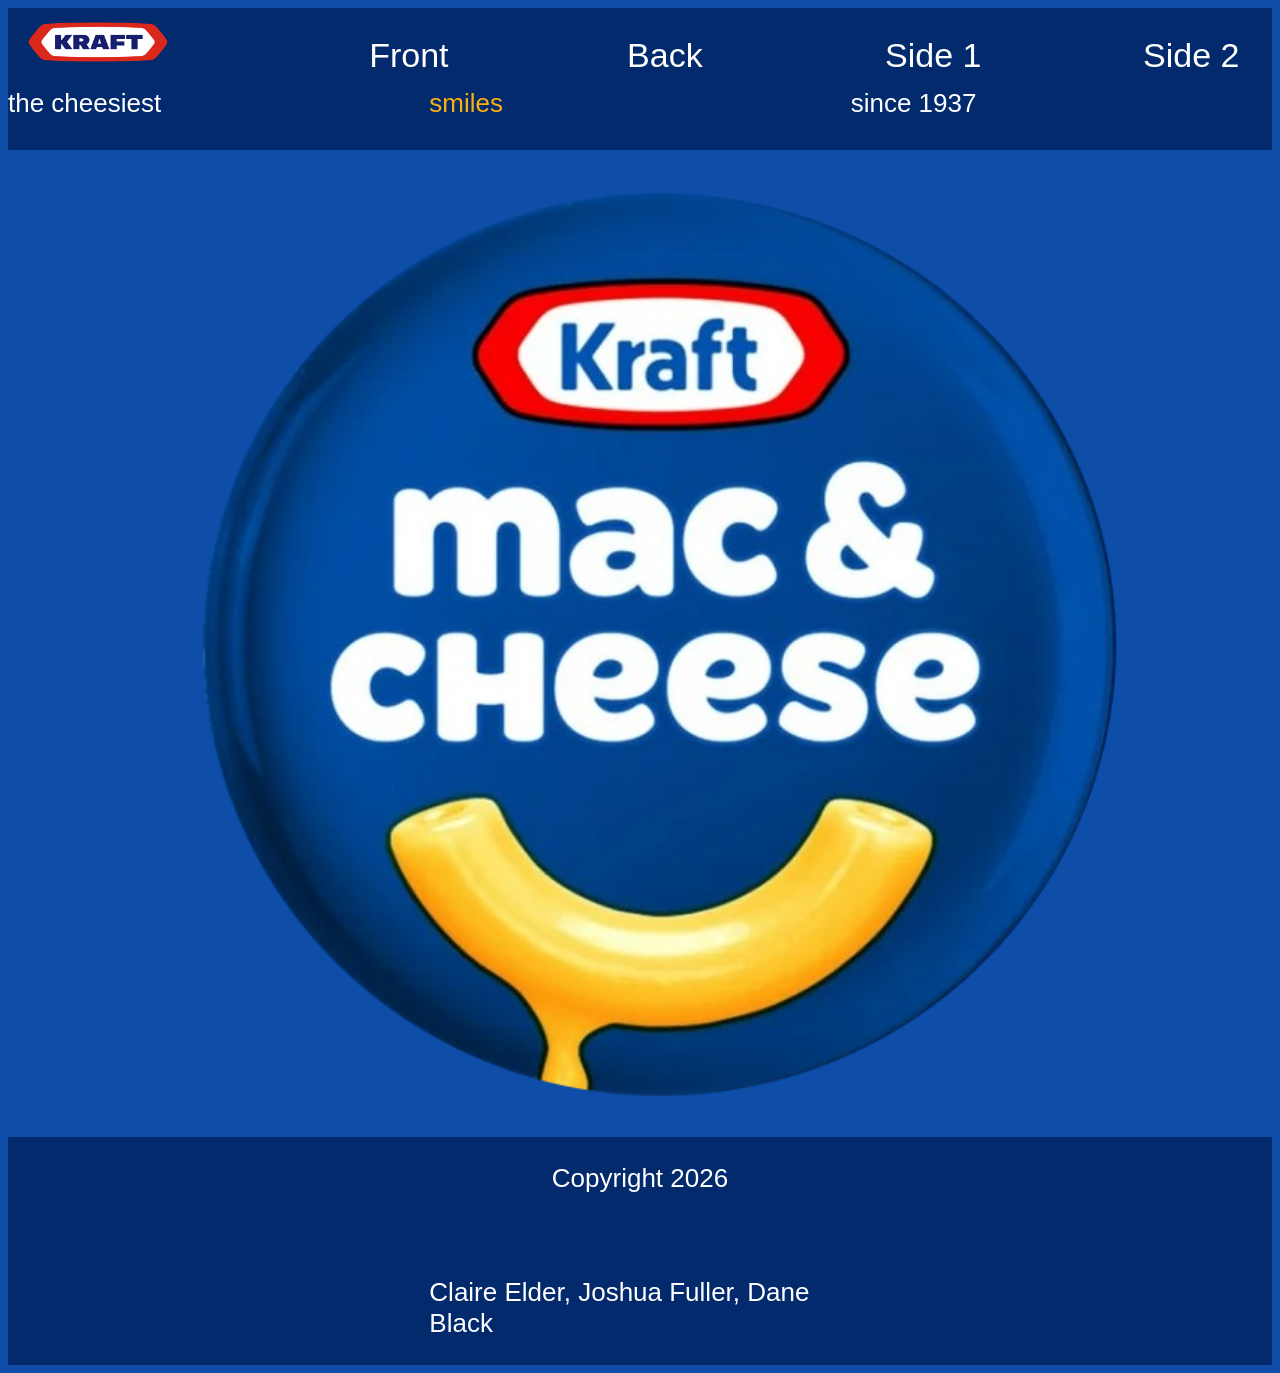
<file: docs/index.html>
<!--Main HTML-->
<!DOCTYPE html>
<html lang="en">
<head>
    <meta charset="UTF-8">
    <meta name="viewport" content="width=device-width, initial-scale=1.0">
    <link rel="stylesheet" href="styles/styles.css">
    <title>Document</title>
</head>
<body>
    <!-- Header -->
    <header>
        <a href="../index.html">
            <img id="logo" src="./images/Kraft-Foods-Logo.png" alt = "Kraft Foods Logo">
        </a>
        <!-- Navigation -->
        <nav id="navigation">
            <a class="nav_link" id="front" href="./index.html">
                Front
            </a>
            <a class="nav_link" id="back" href="./back.html">
                Back
            </a>
            <a class="nav_link" id="nutrition" href="./2 directory subpages/subpage1.html">
                Side 1
            </a>
            <a class="nav_link" id="side" href="./2 directory subpages/subpage2.html">
                Side 2
            </a>
        </nav>
    </header>

    <!-- Main -->
    <main>
        <footer id="cheesysmiles">
            <span id="regular1">the cheesiest</span>
            <span id="orangeyellowtext">smiles</span>
            <span id="regular1">since 1937</span>
        </footer>
        <img id="logo" src="./images/logo.png" alt = "Kraft Foods Mac and Cheese Logo">

    </main>

    <!-- Footer -->
    <footer id="footer2">
        <p id="copyright">
            Copyright 2026
        </p>
        <p id="name">
            Claire Elder, Joshua Fuller, Dane Black
        </p>
    </footer>
</body>
</html>
</file>
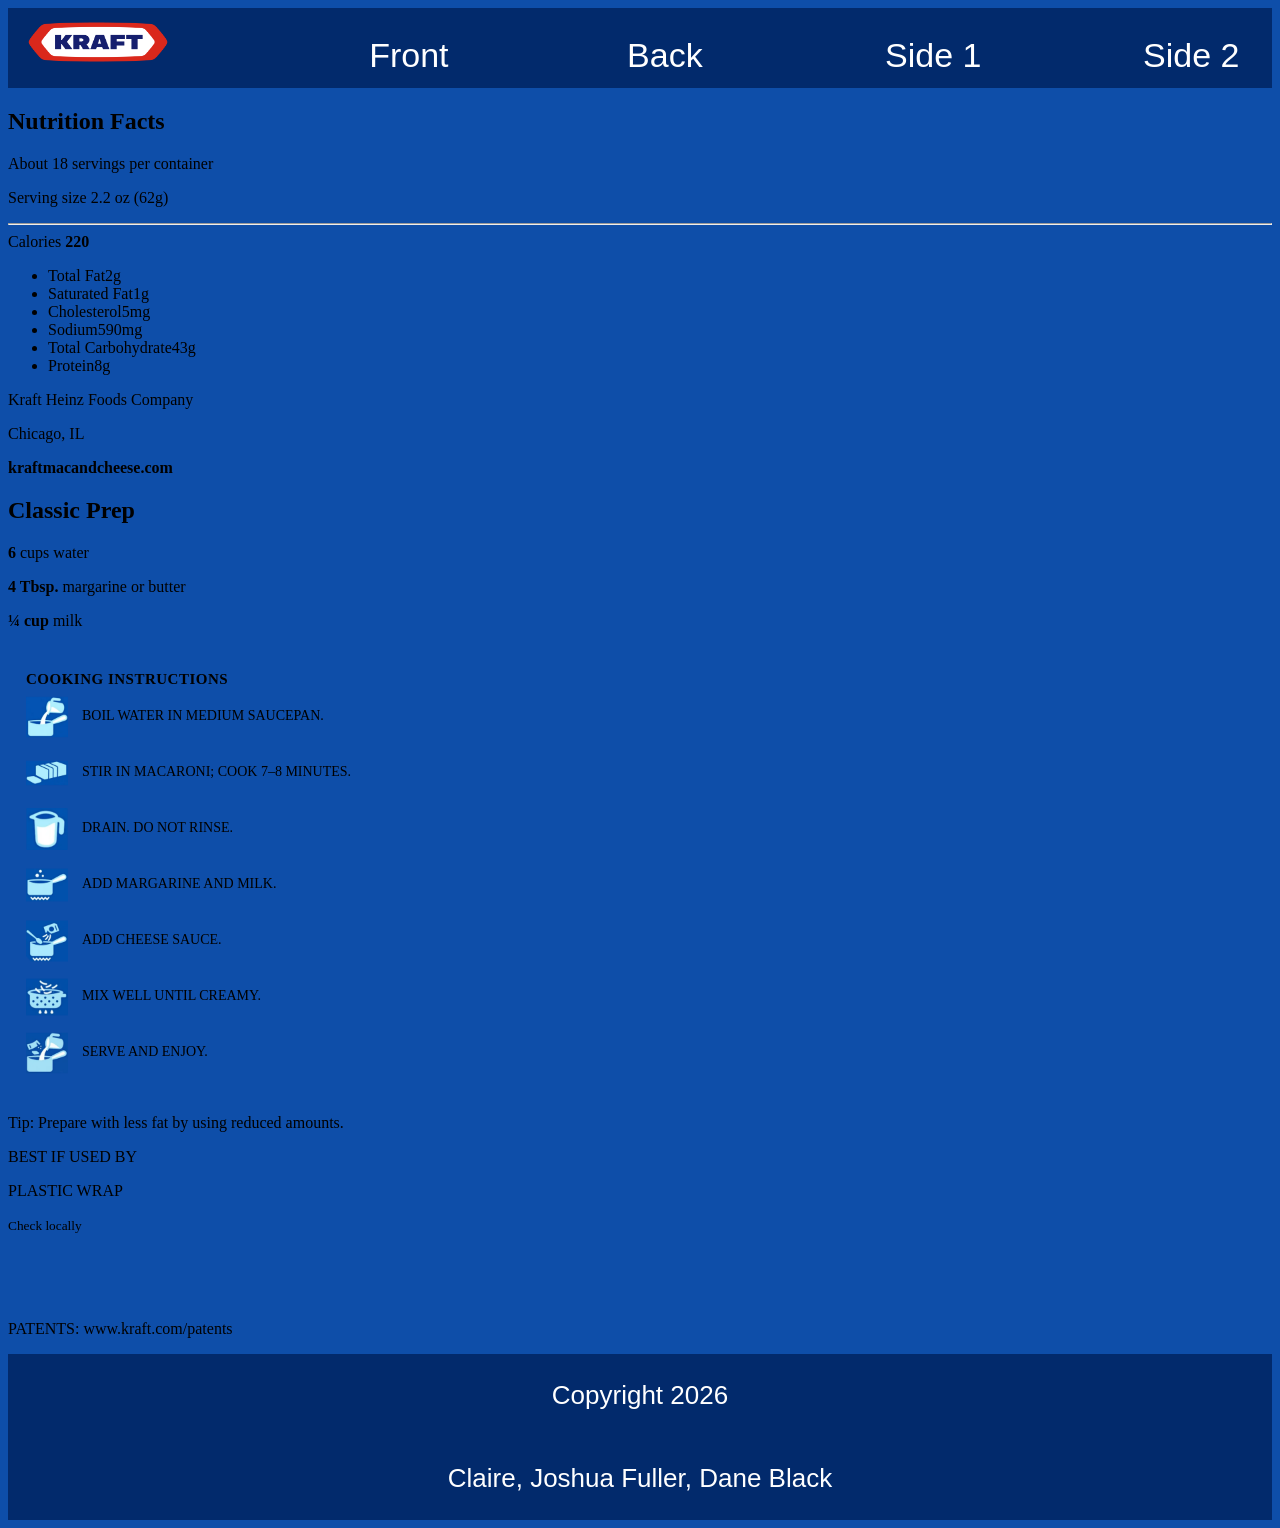
<file: docs/back.html>
<!DOCTYPE html>
<html lang="en">
<head>
  <meta charset="UTF-8">
  <title>Classic Prep Nutrition Panel</title>
  <link rel="stylesheet" href="styles/styles.css">
</head>
<body>
<!-- Header -->
  <header>
      <a href="../index.html">
          <img id="logo" src="./images/Kraft-Foods-Logo.png" alt = "Kraft Foods Logo">
      </a>
      <!-- Navigation -->
      <nav id="navigation">
          <a class="nav_link" id="front" href="./index.html">
              Front
          </a>
          <a class="nav_link" id="back" href="./back.html">
              Back
          </a>
          <a class="nav_link" id="nutrition" href="./2 directory subpages/subpage1.html">
              Side 1
          </a>
          <a class="nav_link" id="side" href="./2 directory subpages/subpage2.html">
              Side 2
          </a>
      </nav>
  </header>

  <div class="package">
    <!-- Left -->
    <section class="nutrition">
      <h1>Nutrition Facts</h1>
      <p class="servings">About 18 servings per container</p>
      <p class="size">Serving size 2.2 oz (62g)</p>

      <hr>
      <!-- AI Generated Content -->
      <div class="calories">
        <span>Calories</span>
        <strong>220</strong>
      </div>

      <ul class="nutrition-list">
        <li><span>Total Fat</span><span>2g</span></li>
        <li><span>Saturated Fat</span><span>1g</span></li>
        <li><span>Cholesterol</span><span>5mg</span></li>
        <li><span>Sodium</span><span>590mg</span></li>
        <li><span>Total Carbohydrate</span><span>43g</span></li>
        <li><span>Protein</span><span>8g</span></li>
      </ul>
      <!-- End AI Generated Content -->
      <footer class="brand">
        <p>Kraft Heinz Foods Company</p>
        <p>Chicago, IL</p>
        <strong>kraftmacandcheese.com</strong>
      </footer>
    </section>

    <!-- Center -->
    <section class="instructions">
      <h2>Classic Prep</h2>

      <div class="ingredients">
        <p><strong>6</strong> cups water</p>
        <p><strong>4 Tbsp.</strong> margarine or butter</p>
        <p><strong>¼ cup</strong> milk</p>
      </div>
<section id="instructions">
      <h3>Cooking Instructions</h3>

      <ol class="steps">
  <li>
    <img src="images/Mac_cheese 2.png" alt="Boil water">
    <p>Boil water in medium saucepan.</p>
  </li>

  <li>
    <img src="images/Mac_cheese 3.png" alt="Add macaroni">
    <p>Stir in macaroni; cook 7–8 minutes.</p>
  </li>

  <li>
    <img src="images/Mac_cheese 4.png" alt="Drain pasta">
    <p>Drain. Do not rinse.</p>
  </li>

  <li>
    <img src="images/Mac_cheese 5.png" alt="Add butter and milk">
    <p>Add margarine and milk.</p>
  </li>

  <li>
    <img src="images/Mac_cheese 6.png" alt="Add cheese sauce">
    <p>Add cheese sauce.</p>
  </li>

  <li>
    <img src="images/Mac_cheese 7.png" alt="Stir well">
    <p>Mix well until creamy.</p>
  </li>

  <li>
    <img src="images/Mac_cheese 8.png" alt="Serve">
    <p>Serve and enjoy.</p>
  </li>
</ol>
</section>

      <p class="tip">Tip: Prepare with less fat by using reduced amounts.</p>
    </section>

    <!-- right -->
    <section class="extras">
      <p class="best-by">BEST IF USED BY</p>

      <div class="qr"></div>

      <div class="recycle">
        <p>PLASTIC WRAP</p>
        <small>Check locally</small>
      </div>

      <div class="barcode"></div>

      <p class="site">PATENTS: www.kraft.com/patents</p>
    </section>

  </div>
  <!-- Footer -->
  <footer id="footer2">
      <p id="copyright">
          Copyright 2026
      </p>
      <p id="name">
          Claire, Joshua Fuller, Dane Black
      </p>
  </footer>

</body>
</html>
</file>
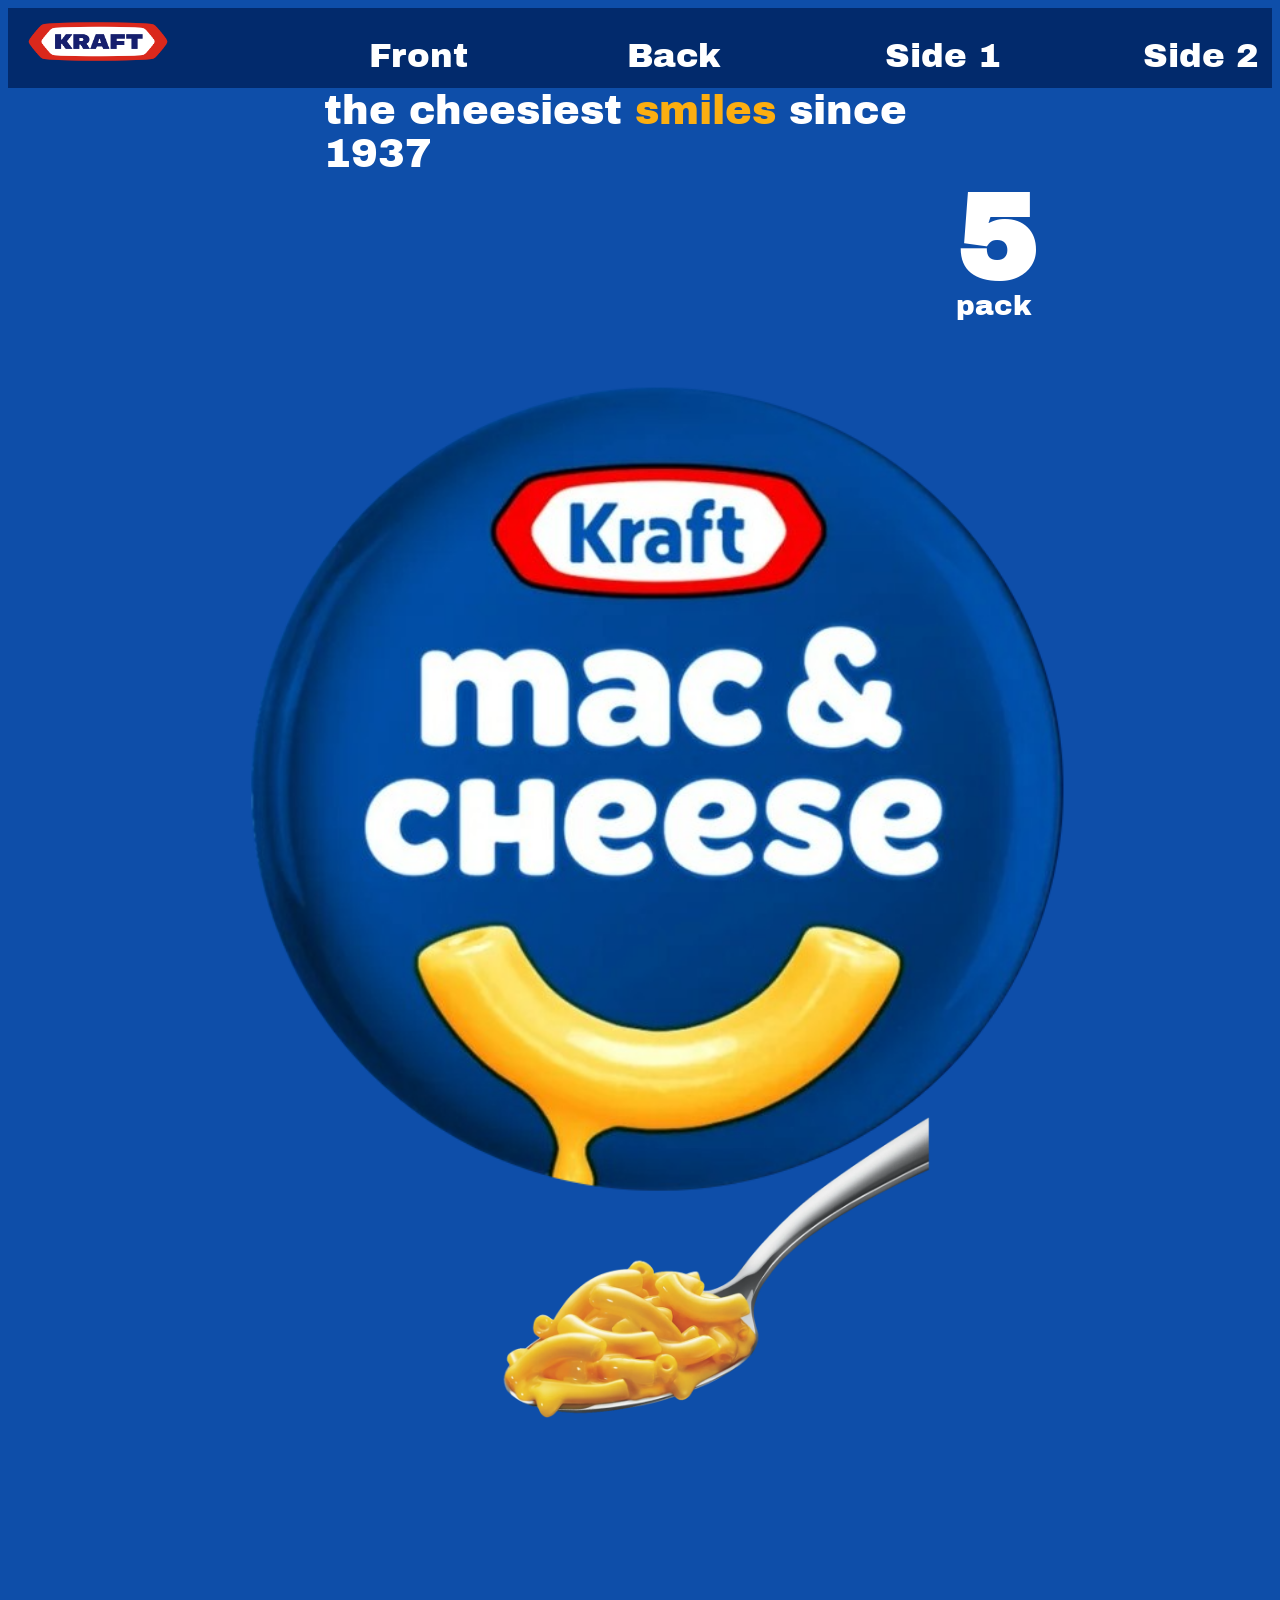
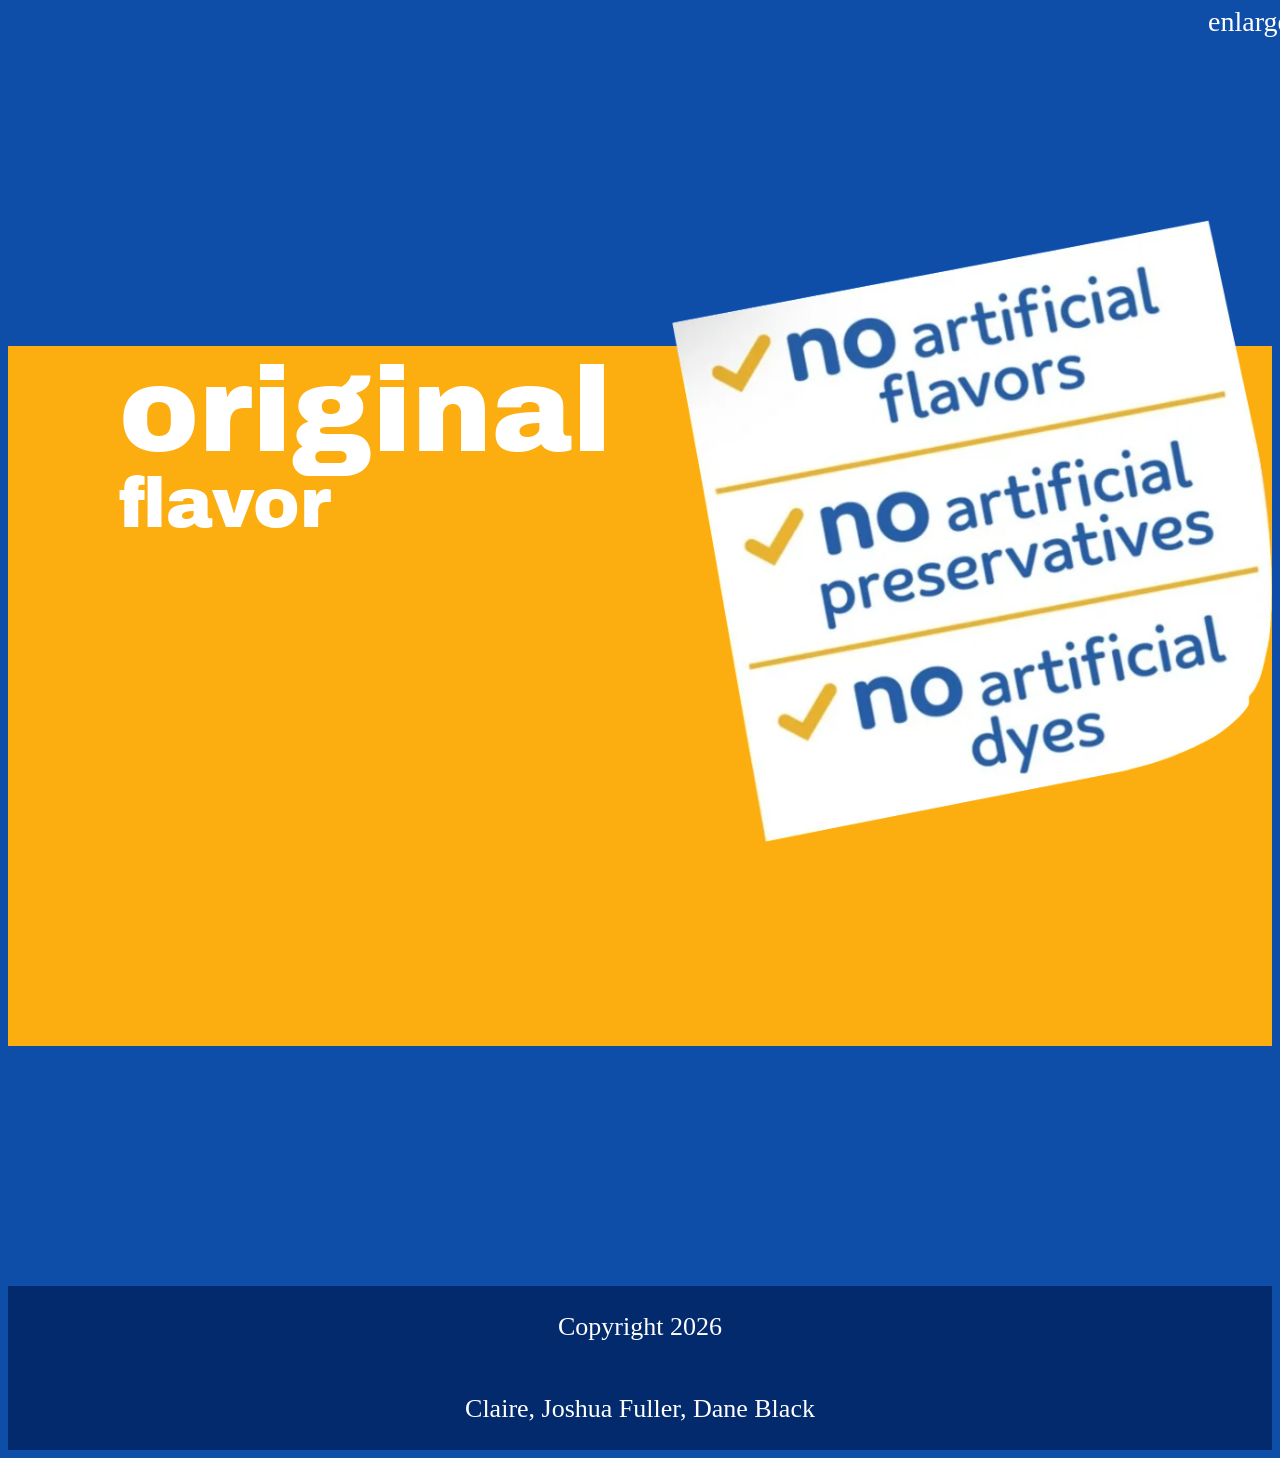
<file: docs/2 directory subpages/subpage1.html>
<!-- HTML for Subpage 2 -->
<!DOCTYPE html>
<html lang="en">
<head>
    <meta charset="UTF-8">
    <meta name="viewport" content="width=device-width, initial-scale=1.0">
    <link rel="stylesheet" href="../styles/sidestyles.css">
    <style>
        @import url('https://fonts.googleapis.com/css2?family=Archivo+Black&display=swap');
    </style>
    <title>Side Panel 2</title>
</head>
<body>
    <!-- Header -->
    <header>
        <a href="../index.html">
            <img id="logo" src="../images/Kraft-Foods-Logo.png" alt = "Kraft Foods Logo">
        </a>
        <!-- Navigation -->
        <nav id="navigation">
            <a class="nav_link" id="front" href="../index.html">
                Front
            </a>
            <a class="nav_link" id="back" href="../back.html">
                Back
            </a>
            <a class="nav_link" id="nutrition" href="../2 directory subpages/subpage1.html">
                Side 1
            </a>
            <a class="nav_link" id="side" href="../2 directory subpages/subpage2.html">
                Side 2
            </a>
        </nav>
    </header>
    <!-- Main -->
    <main>
        <!-- Title Section -->
        <section id="title_section">
            <article id="cheese_smile">
                <span id="cheese">the cheesiest</span>
                <span id="smiles">smiles</span>
                <span id="since">since 1937</span>
            </article>
            <b id="five">5</b>
            <p id="pack">pack</p>
        </section>
        <!-- Image Section -->
         <section id="image_section">
            <img id="cheese_logo" src="../images/logo.png" alt="Mac and Cheese Circle Logo">
            <img id="spoon_image" src="../images/spoon.png" alt="Spoon with Mac and Cheese Image">
         </section>
         <!-- Bottom Section -->
          <section id="bottom">
            <p id="enlarged">enlarged to show detail</p>
            <article id="yellow">
                <span id="original">original</span>
                <span id="flavor">flavor</span>
                <img id="checklist" src="../images/Kraft-Original-Mac-N-Cheese-Macaroni-and-Cheese-Dinner-5-ct-Pack-7-25-oz-Boxes_72b943a6-c6ff-4683-99f6-c3d2256ef951.23f255ce68d8.png" alt="kraft_check">
            </article>
          </section>
    </main>
    <!-- Footer -->
    <footer id="footer2">
        <p id="copyright">
            Copyright 2026
        </p>
        <p id="name">
            Claire, Joshua Fuller, Dane Black
        </p>
    </footer>
</body>
</html>
</file>
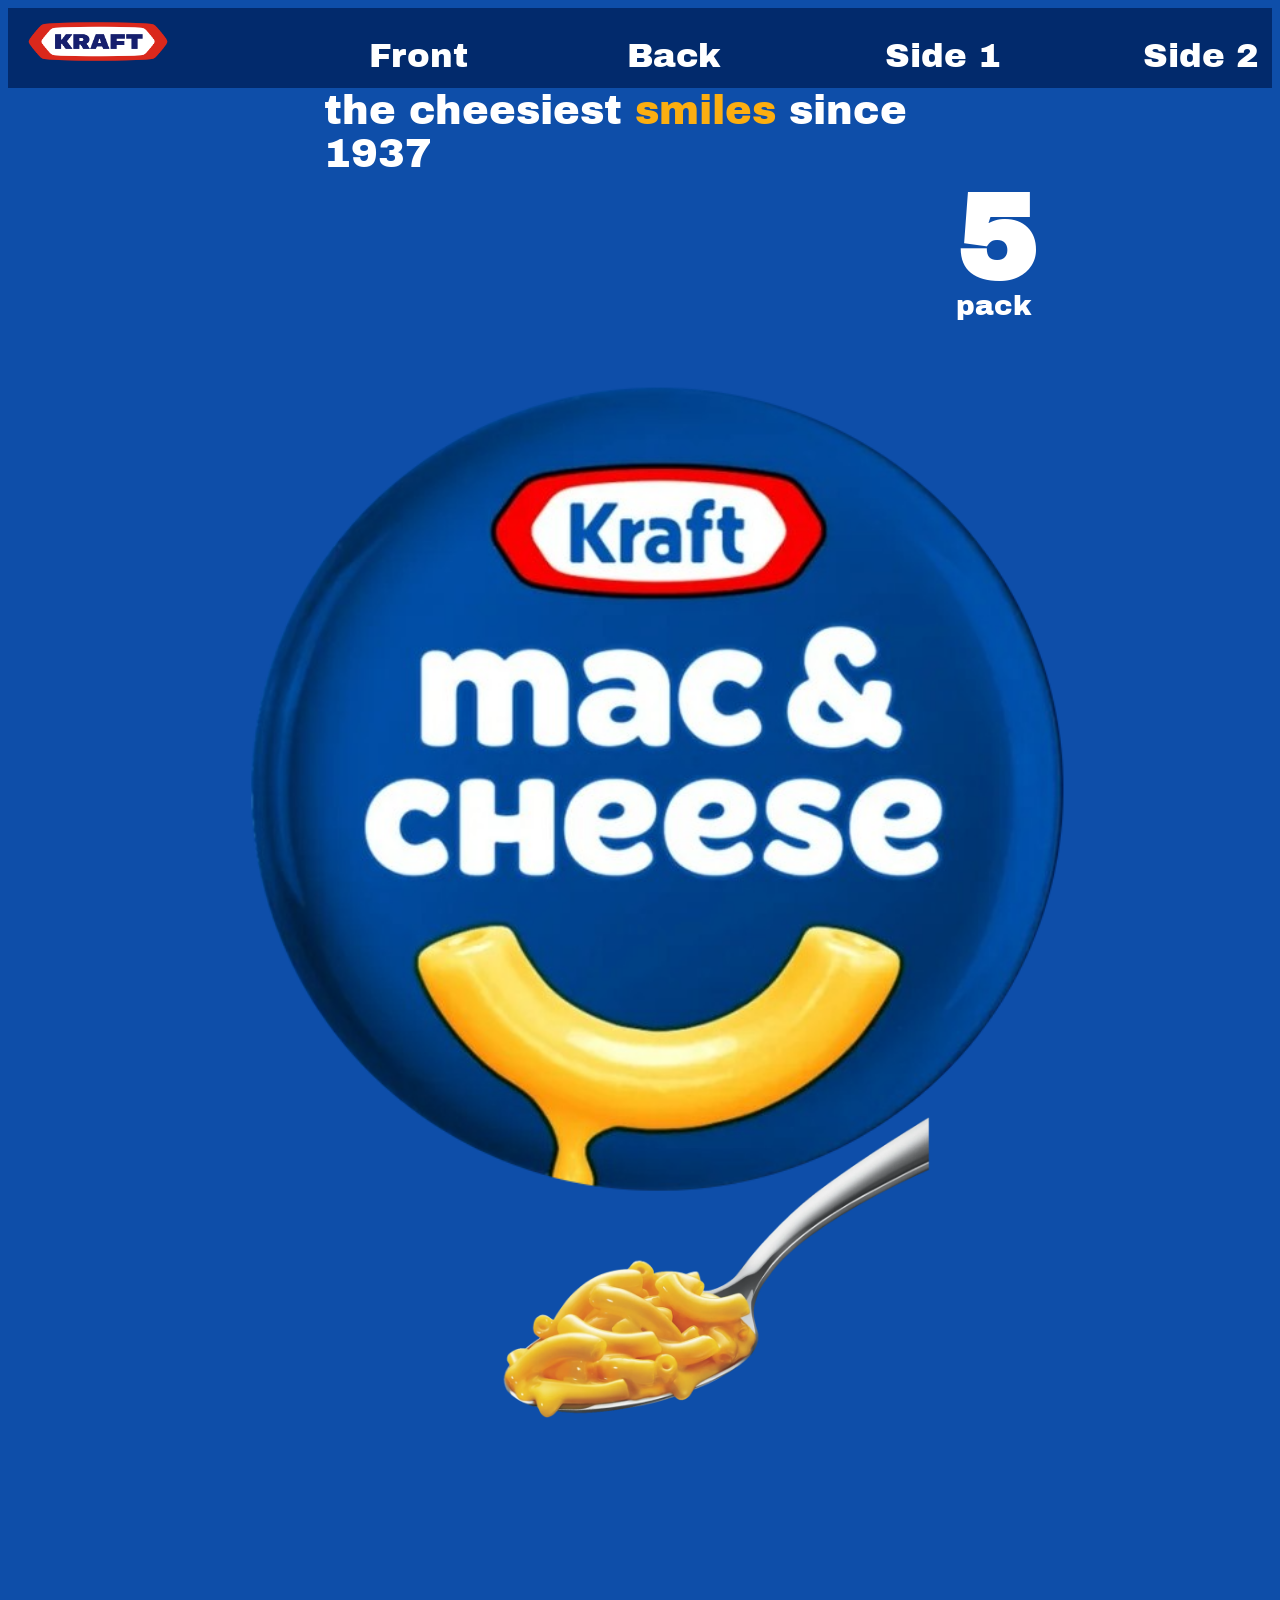
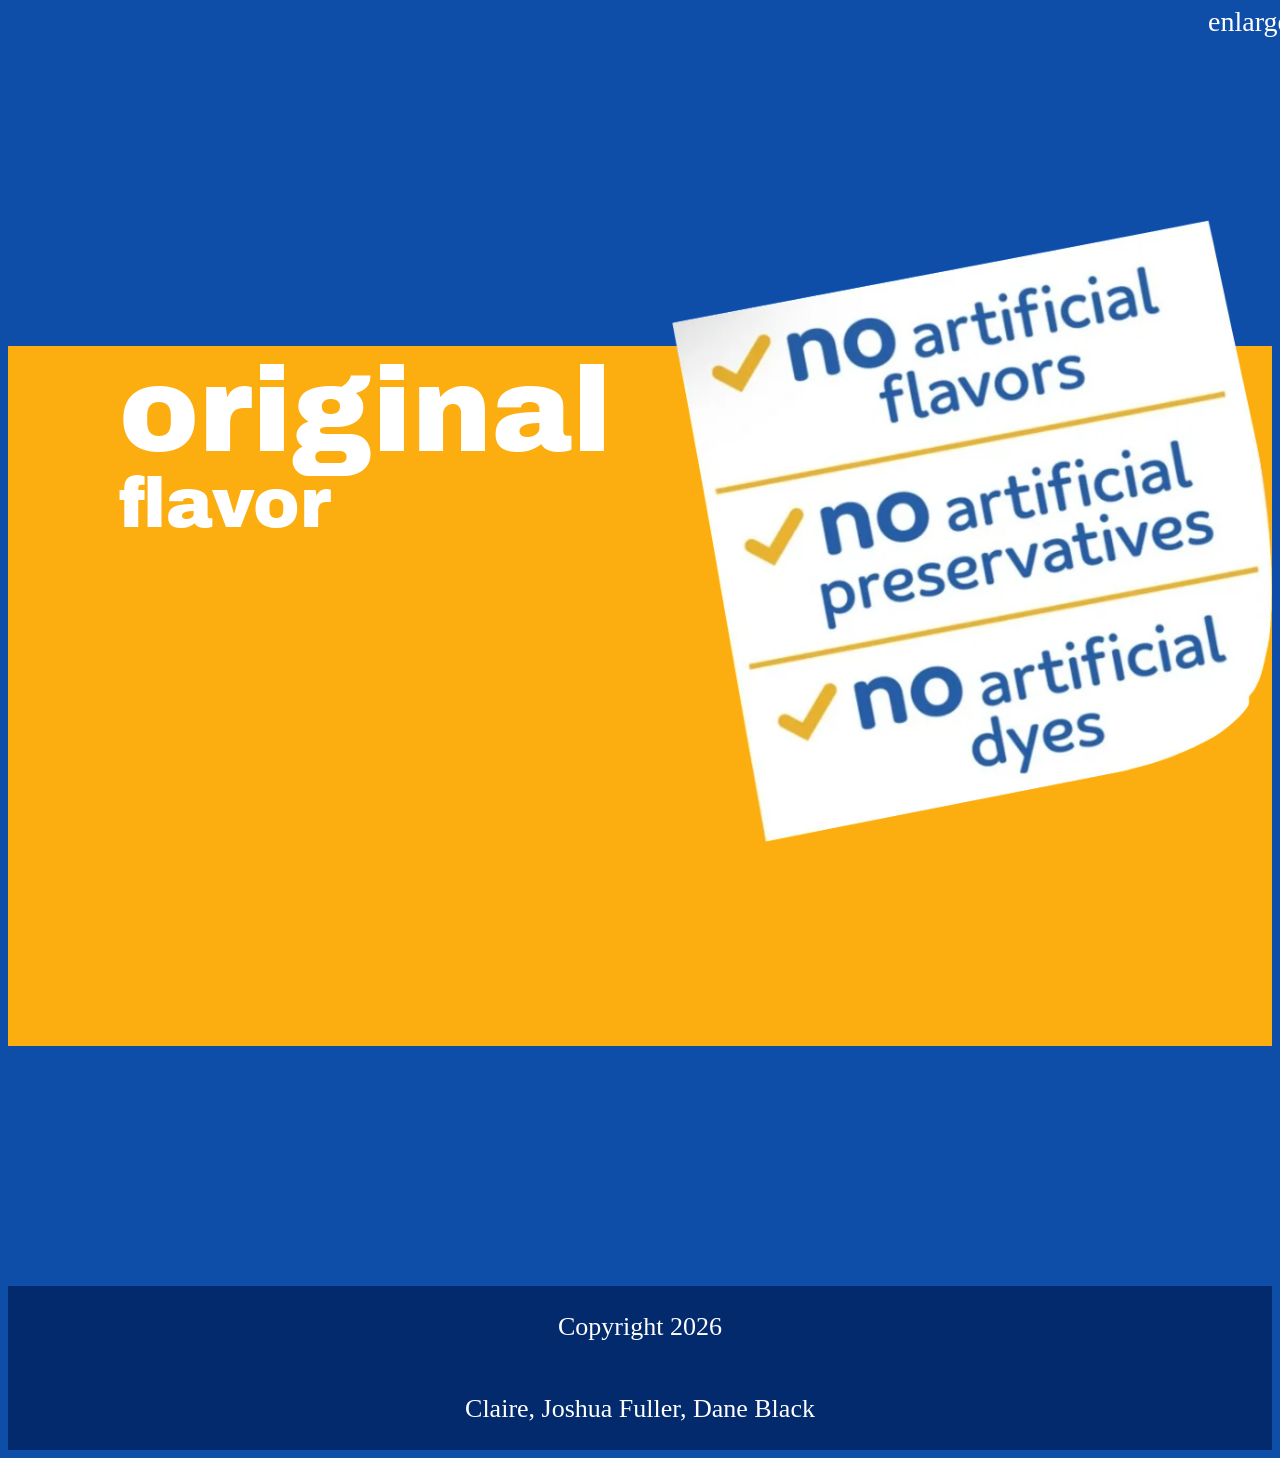
<file: docs/2 directory subpages/subpage2.html>
<!-- HTML for Subpage 2 -->
<!DOCTYPE html>
<html lang="en">
<head>
    <meta charset="UTF-8">
    <meta name="viewport" content="width=device-width, initial-scale=1.0">
    <link rel="stylesheet" href="../styles/sidestyles.css">
    <style>
        @import url('https://fonts.googleapis.com/css2?family=Archivo+Black&display=swap');
    </style>
    <title>Side Panel 2</title>
</head>
<body>
    <!-- Header -->
    <header>
        <a href="../index.html">
            <img id="logo" src="../images/Kraft-Foods-Logo.png" alt = "Kraft Foods Logo">
        </a>
        <!-- Navigation -->
        <nav id="navigation">
            <a class="nav_link" id="front" href="../index.html">
                Front
            </a>
            <a class="nav_link" id="back" href="../back.html">
                Back
            </a>
            <a class="nav_link" id="nutrition" href="../2 directory subpages/subpage1.html">
                Side 1
            </a>
            <a class="nav_link" id="side" href="../2 directory subpages/subpage2.html">
                Side 2
            </a>
        </nav>
    </header>
    <!-- Main -->
    <main>
        <!-- Title Section -->
        <section id="title_section">
            <article id="cheese_smile">
                <span id="cheese">the cheesiest</span>
                <span id="smiles">smiles</span>
                <span id="since">since 1937</span>
            </article>
            <b id="five">5</b>
            <p id="pack">pack</p>
        </section>
        <!-- Image Section -->
         <section id="image_section">
            <img id="cheese_logo" src="../images/logo.png" alt="Mac and Cheese Circle Logo">
            <img id="spoon_image" src="../images/spoon.png" alt="Spoon with Mac and Cheese Image">
         </section>
         <!-- Bottom Section -->
          <section id="bottom">
            <p id="enlarged">enlarged to show detail</p>
            <article id="yellow">
                <span id="original">original</span>
                <span id="flavor">flavor</span>
                <img id="checklist" src="../images/Kraft-Original-Mac-N-Cheese-Macaroni-and-Cheese-Dinner-5-ct-Pack-7-25-oz-Boxes_72b943a6-c6ff-4683-99f6-c3d2256ef951.23f255ce68d8.png" alt="kraft_check">
            </article>
          </section>
    </main>
    <footer id="footer2">
        <p id="copyright">
            Copyright 2026
        </p>
        <p id="name">
            Claire, Joshua Fuller, Dane Black
        </p>
    </footer>
</body>
</html>
</file>
<file: docs/styles/styles.css>
/*
Author: Joshua Fuller
Class: WDD 130
Date: March 31, 2026
Sources:
https://www.w3schools.com/cssref/pr_background-image.php
https://www.w3schools.com/howto/howto_css_hero_image.asp
https://www.w3schools.com/cssref/pr_text_text-decoration.php
https://www.w3schools.com/cssref/pr_background-position.php
*/

/* Claire- Ive found a font very simmilar to the packaging. Use font-family: "Arial Rounded MT Bold", "Arial Rounded MT", Arial, sans-serif; */

body {
    background-color:#0e4ea9;
}

/***************************************************************************************
Header
***************************************************************************************/
header {
    display: grid;
    grid-template-columns: 1fr 1fr 5fr;
    background-color: #022a6c;
    font-family: "Archivo Black", sans-serif;
    height: 80px;
}

#logo {
    grid-column: 1/2;
    width: 80%;
    height: 80%;
    position: relative; left: 10%;
}

/***************************************************************************************
Navigation
***************************************************************************************/
#navigation {
    grid-column: 3/4;
    display: grid;
    grid-template-columns: 1fr 1fr 1fr 1fr 1fr 1fr 1fr;
    grid-template-rows: 1fr 1fr 1fr;
    background-color: #022a6c;
    height: 80px;
}

.nav_link {
    color: white;
    text-decoration: none;
    grid-row: 2/3;
    font-size: 34px;
    position: relative; top: 20%;
}

.nav_link:hover {
    color: #fcae10;
}

#front {
    grid-column: 1/2;
}

#back {
    grid-column: 3/4;
}

#nutrition {
    grid-column: 5/6;
}

#side {
    grid-column: 7/8;
}

/***************************************************************************************
Footer
***************************************************************************************/

#footer2 {
    display: grid;
    grid-template-columns: 1fr 1fr 1fr;
    grid-template-rows: 1fr 1fr;
    color: white;
    background-color: #022a6c;
    font-size: 26px;
    font-family: "Arial Rounded MT Bold", "Arial Rounded MT", Arial, sans-serif;
}

#regular1 {
    align-self: center;
}

#orangeyellowtext {
    color: #fcae10;
}

#cheesysmiles {
    display: grid;
    grid-template-columns: 1fr 1fr 1fr;
    grid-template-rows: 1fr 1fr;
    color: white;
    background-color: #022a6c;
    font-size: 26px;
    font-family: "Arial Rounded MT Bold", "Arial Rounded MT", Arial, sans-serif;
}

#copyright {
    grid-column: 2/3;
    grid-row: 1/2;
    justify-self: center;
}

#name {
    grid-column: 2/3;
    grid-row: 2/3;
    justify-self: center;
}

/***************************************************************************************
Dane's Page (Back of Box)
***************************************************************************************/
/***************************************************************************************
Dane's Page (Back of Box) — MATCHES PACKAGE IMAGE
***************************************************************************************/

#back-box {
    display: grid;
    grid-template-columns: 285px 1fr 260px;
    background: linear-gradient(90deg, #0b4fa3 0%, #0d5ec7 50%, #17a6dc 100%);
    padding: 30px 25px;
    gap: 22px;
    font-family: "Arial Rounded MT Bold", "Arial Rounded MT", Arial, sans-serif;
    color: white;
}

/********************************
LEFT — Nutrition Facts
********************************/
#nutrition-facts {
    background: white;
    color: black;
    padding: 14px;
    font-size: 11px;
    line-height: 1.05;
}

#nutrition-facts h2 {
    font-size: 22px;
    margin: 0 0 6px 0;
    font-weight: 900;
}

#nutrition-facts hr {
    border: none;
    border-top: 2px solid black;
    margin: 6px 0;
}

/********************************
CENTER — Classic Prep Instructions
********************************/
#instructions {
    padding: 10px 18px;
}

#instructions h3 {
    text-transform: uppercase;
    font-size: 15px;
    letter-spacing: 0.5px;
    margin-bottom: 8px;
}

.classic-prep {
    display: grid;
    grid-template-columns: auto 1fr;
    row-gap: 14px;
    column-gap: 14px;
    margin-bottom: 16px;
    font-size: 14px;
}

.classic-prep img {
    width: 42px;
    height: 42px;
    object-fit: contain;
}

.steps {
    list-style: none;
    padding: 0;
    margin: 0;
}

.steps li {
    display: grid;
    grid-template-columns: 42px 1fr;
    gap: 14px;
    margin-bottom: 14px;
    align-items: center;
}

.steps img {
    width: 42px;
    height: 42px;
    object-fit: contain;
}

.steps p {
    margin: 0;
    font-size: 14px;
    line-height: 1.35;
    text-transform: uppercase;
}

/********************************
RIGHT — QR / Recycle / Barcode
********************************/
#extras {
    background: #4cc3f1;
    padding: 14px;
    color: #002c4d;
    font-size: 11px;
    text-align: center;
}

#extras .best-by {
    font-weight: bold;
    letter-spacing: 0.3px;
    margin-bottom: 10px;
}

.qr-code {
    width: 78px;
    height: 78px;
    margin: 8px auto;
}

.recycle-box {
    border: 1.5px solid #002c4d;
    padding: 8px;
    margin: 10px 0;
    font-size: 10px;
}

.barcode {
    width: 130px;
    height: 58px;
    margin: 12px auto 6px;
}

#extras small {
    display: block;
    margin-top: 6px;
    font-size: 9px;
}
</file>
<file: docs/styles/sidestyles.css>
/*
Author: Joshua Fuller
Class: WDD 130
Date: March 31, 2026
Sources:
https://www.w3schools.com/cssref/pr_background-image.php
https://www.w3schools.com/howto/howto_css_hero_image.asp
https://www.w3schools.com/cssref/pr_text_text-decoration.php
https://www.w3schools.com/cssref/pr_background-position.php
*/

body {
    background-color:#0e4ea9;
}

/***************************************************************************************
Header
***************************************************************************************/
header {
    display: grid;
    grid-template-columns: 1fr 1fr 5fr;
    background-color: #022a6c;
    font-family: "Archivo Black", sans-serif;
    height: 80px;
}

#logo {
    grid-column: 1/2;
    width: 80%;
    height: 80%;
    position: relative; left: 10%;
}

/***************************************************************************************
Navigation
***************************************************************************************/
#navigation {
    grid-column: 3/4;
    display: grid;
    grid-template-columns: 1fr 1fr 1fr 1fr 1fr 1fr 1fr;
    grid-template-rows: 1fr 1fr 1fr;
    background-color: #022a6c;
    height: 80px;
}

.nav_link {
    color: white;
    text-decoration: none;
    grid-row: 2/3;
    font-size: 34px;
    position: relative; top: 20%;
}

.nav_link:hover {
    color: #fcae10;
}

#front {
    grid-column: 1/2;
}

#back {
    grid-column: 3/4;
}

#nutrition {
    grid-column: 5/6;
}

#side {
    grid-column: 7/8;
}

/***************************************************************************************
Title Section
***************************************************************************************/
#title_section {
    display: grid;
    grid-template-columns: 1fr 1fr 1fr 1fr;
    grid-template-rows: 1fr 1fr 1fr;
    color: white;
    font-size: 28px;
    font-family: "Archivo Black", sans-serif;
}

#cheese_smile {
    grid-column: 2/4;
    justify-self: center;
    align-self: center;
    font-size: 40px;
}

#cheese {
    align-self: center;
}

#smiles {
    align-self: center;
    color: #fcae10;
}

#since {
    align-self: center;
}

#five {
    grid-column: 4/5;
    grid-row: 2/3;
    font-size: 120px;
    color: white;
    height: 1px
}

#pack {
    grid-column: 4/5;
    grid-row: 3/4;
    color: white;
}

/***************************************************************************************
Image Section
***************************************************************************************/
#image_section {
    display: grid;
    grid-template-columns: 1fr 1fr 1fr 1fr;
    grid-template-rows: 1fr 1fr;
}

#cheese_logo {
    grid-column: 2/4;
    grid-row: 1/2;
    width: 900px;
}

#spoon_image {
    grid-column: 4/5;
    grid-row: 2/3;
    width: 250%;
    position: relative; right: 600px; bottom: 200px;
}

/***************************************************************************************
Bottom Section
***************************************************************************************/
#bottom_section {
    display: grid;
    grid-template-columns: 1fr 1fr 1fr 1fr;
    grid-template-rows: 1fr 1fr;
}

#enlarged {
    grid-column: 3/4;
    color: white;
    font-family: serif;
    font-size: 28px;
    position: relative; bottom: 520px; left: 1200px;
}

#yellow {
    grid-row: 2/3;
    background-color: #fcae10;
    height: 700px;
    position: relative; bottom: 240px;
    display: grid;
    grid-template-columns: 1fr 5fr 1fr;
    grid-template-rows: 1fr 1fr 1fr 1fr 1fr;
}

#original {
    grid-column: 2/3;
    grid-row: 1/2;
    color: white;
    font-family: "Archivo Black", "sans-serif";
    font-size: 120px;
}

#flavor {
    grid-column: 2/3;
    grid-row: 2/3;
    color: white;
    font-family: "Archivo Black", "sans-serif";
    font-size: 70px;
    position: relative; bottom: 20px;
}

#checklist {
    grid-column: 3/4;
    grid-row: 1/6;
    width: 600px;
    position: relative; bottom: 140px;
}


/***************************************************************************************
Footer
***************************************************************************************/

#footer2 {
    display: grid;
    grid-template-columns: 1fr 1fr 1fr;
    grid-template-rows: 1fr 1fr;
    color: white;
    background-color: #022a6c;
    font-size: 26px;
}

#copyright {
    grid-column: 2/3;
    grid-row: 1/2;
    justify-self: center;
}

#name {
    grid-column: 2/3;
    grid-row: 2/3;
    justify-self: center;
}
</file>
